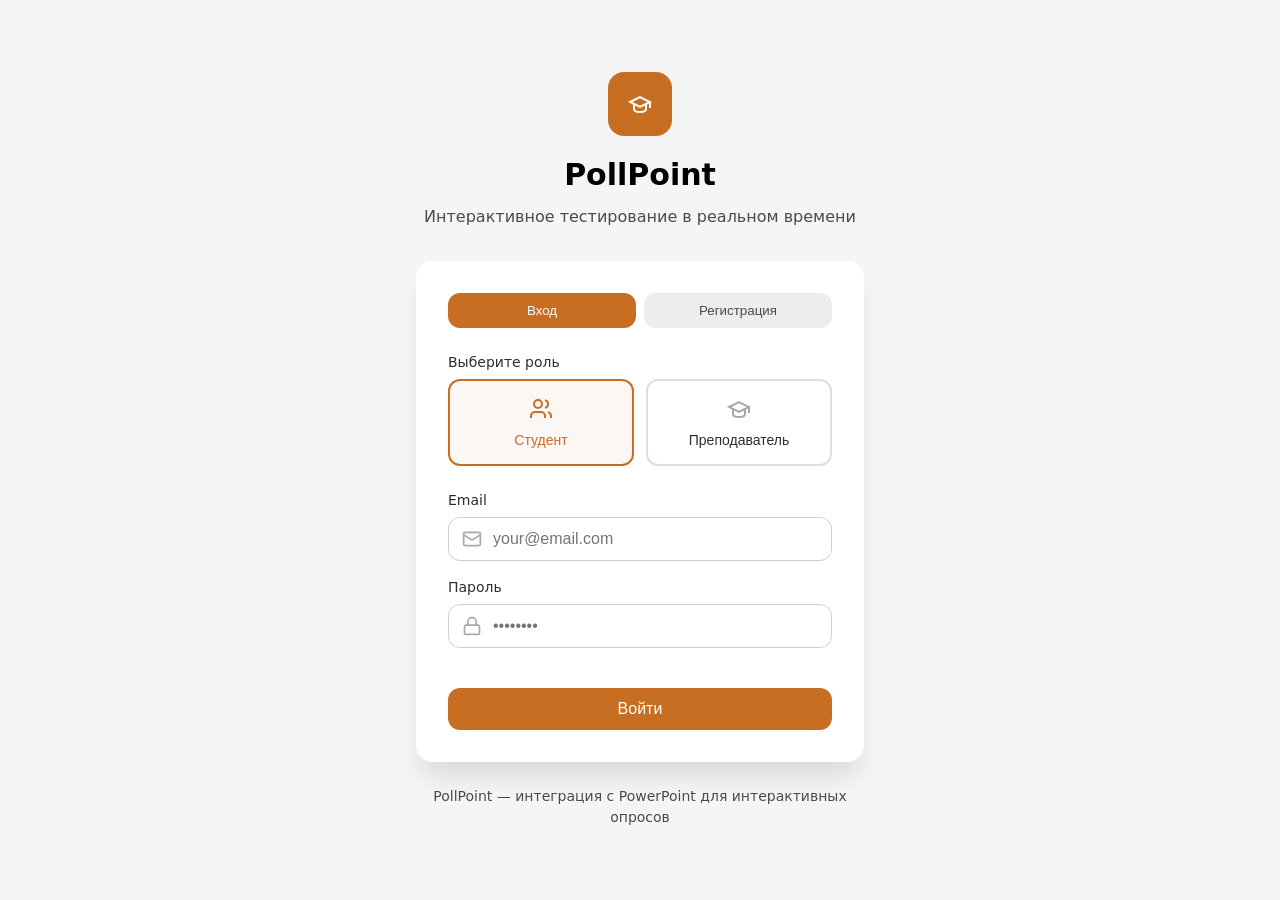
<file: web/index.html>
<!DOCTYPE html>
<html lang="ru">
<head>
  <meta charset="UTF-8">
  <meta name="viewport" content="width=device-width, initial-scale=1.0">
  <title>PollPoint — Вход</title>
  <link rel="stylesheet" href="css/styles.css">
</head>
<body>
  <div class="page-center">
    <div class="container">
      <div class="brand">
        <div class="brand__icon" id="brand-icon"></div>
        <h1 class="brand__title">PollPoint</h1>
        <p class="brand__subtitle">Интерактивное тестирование в реальном времени</p>
      </div>

      <div class="card">
        <div class="tabs">
          <button type="button" class="tab tab--active" data-tab="login">Вход</button>
          <button type="button" class="tab" data-tab="register">Регистрация</button>
        </div>

        <label class="form-label">Выберите роль</label>
        <div class="role-grid mb-6">
          <button type="button" class="role-btn role-btn--active" data-role="student">
            <div class="role-btn__icon" id="role-student-icon"></div>
            <div class="role-btn__label">Студент</div>
          </button>
          <button type="button" class="role-btn" data-role="teacher">
            <div class="role-btn__icon" id="role-teacher-icon"></div>
            <div class="role-btn__label">Преподаватель</div>
          </button>
        </div>

        <form id="auth-form">
          <div class="form-group hidden" id="name-group">
            <label class="form-label" for="name">Имя</label>
            <div class="form-input-wrap">
              <span class="form-icon" id="name-icon"></span>
              <input type="text" id="name" class="form-input" placeholder="Введите ваше имя">
            </div>
          </div>

          <div class="form-group">
            <label class="form-label" for="email">Email</label>
            <div class="form-input-wrap">
              <span class="form-icon" id="email-icon"></span>
              <input type="email" id="email" class="form-input" placeholder="your@email.com" required>
            </div>
          </div>

          <div class="form-group">
            <label class="form-label" for="password">Пароль</label>
            <div class="form-input-wrap">
              <span class="form-icon" id="password-icon"></span>
              <input type="password" id="password" class="form-input" placeholder="••••••••" required>
            </div>
          </div>

          <button type="submit" class="btn btn--primary btn--block" style="margin-top: 1.5rem;" id="submit-btn">
            Войти
          </button>
        </form>
      </div>

      <p class="footer-note">PollPoint — интеграция с PowerPoint для интерактивных опросов</p>
    </div>
  </div>

  <script src="js/icons.js"></script>
  <script src="js/api.js"></script>
  <script src="js/auth.js"></script>
  <script>
    document.getElementById('brand-icon').innerHTML = Icons.graduation;
    document.getElementById('role-student-icon').innerHTML = Icons.users;
    document.getElementById('role-teacher-icon').innerHTML = Icons.graduation;
    document.getElementById('name-icon').innerHTML = Icons.user;
    document.getElementById('email-icon').innerHTML = Icons.mail;
    document.getElementById('password-icon').innerHTML = Icons.lock;

    let isLogin = true;
    let role = 'student';

    const tabs = document.querySelectorAll('.tab');
    const roleBtns = document.querySelectorAll('.role-btn');
    const nameGroup = document.getElementById('name-group');
    const nameInput = document.getElementById('name');
    const submitBtn = document.getElementById('submit-btn');

    tabs.forEach((tab) => {
      tab.addEventListener('click', () => {
        isLogin = tab.dataset.tab === 'login';
        tabs.forEach((t) => t.classList.toggle('tab--active', t === tab));
        nameGroup.classList.toggle('hidden', isLogin);
        nameInput.required = !isLogin;
        submitBtn.textContent = isLogin ? 'Войти' : 'Зарегистрироваться';
      });
    });

    roleBtns.forEach((btn) => {
      btn.addEventListener('click', () => {
        role = btn.dataset.role;
        roleBtns.forEach((b) => b.classList.toggle('role-btn--active', b === btn));
      });
    });

    const returnTo = new URLSearchParams(window.location.search).get('returnTo');

    document.getElementById('auth-form').addEventListener('submit', async (e) => {
      e.preventDefault();
      const email = document.getElementById('email').value;
      const password = document.getElementById('password').value;
      const name = document.getElementById('name').value;

      submitBtn.disabled = true;
      submitBtn.textContent = 'Загрузка...';

      try {
        if (isLogin) {
          await login(email, password, role);
        } else {
          await register(email, password, name, role);
        }
        if (returnTo) {
          window.location.href = returnTo;
        } else if (role === 'teacher') {
          window.location.href = 'teacher.html';
        } else {
          alert('Студент: откройте страницу опроса по QR-коду от преподавателя.');
        }
      } catch (err) {
        console.error(err);
        alert('Ошибка входа/регистрации. Проверьте email, пароль и роль.');
      } finally {
        submitBtn.disabled = false;
        submitBtn.textContent = isLogin ? 'Войти' : 'Зарегистрироваться';
      }
    });

    if (isAuthenticated()) {
      const u = getUser();
      if (u.role === 'teacher') window.location.href = 'teacher.html';
    }
  </script>
</body>
</html>
</file>
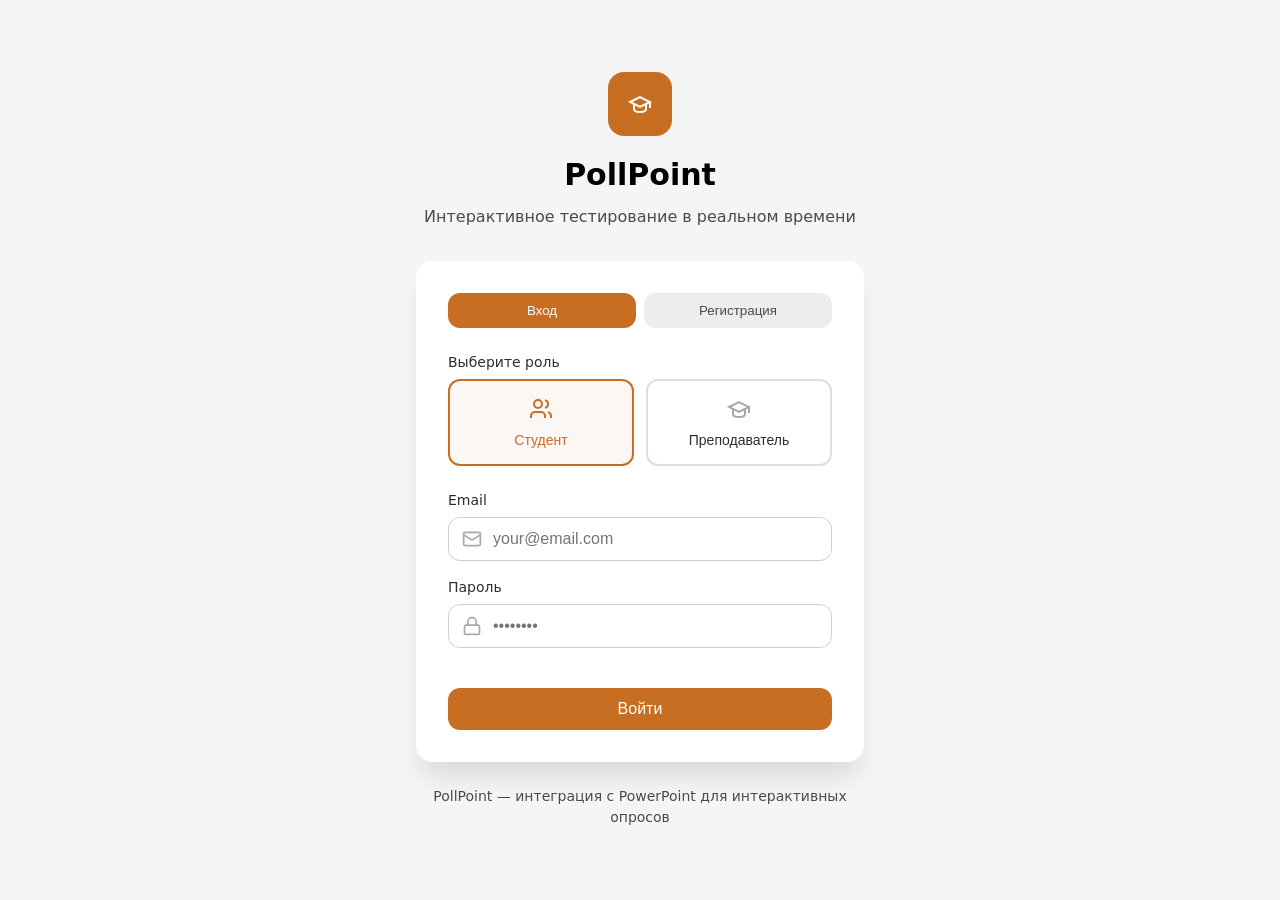
<file: web/create-presentation.html>
<!DOCTYPE html>
<html lang="ru">
<head>
  <meta charset="UTF-8">
  <meta name="viewport" content="width=device-width, initial-scale=1.0">
  <title>Создание презентации — PollPoint</title>
  <link rel="stylesheet" href="css/styles.css">
</head>
<body>
  <header class="site-header">
    <div class="site-header__inner container--wide" style="max-width:56rem;">
      <a href="teacher.html" class="back-link"><span id="back-icon"></span> Назад к презентациям</a>
      <h1 class="main__title">Создание презентации</h1>
    </div>
  </header>

  <main class="main" style="max-width:56rem;">
    <div class="card card--bordered">
      <div style="display:flex;align-items:center;gap:0.75rem;margin-bottom:1.5rem;">
        <div class="presentation-card__icon" id="form-icon"></div>
        <div>
          <h2 style="font-size:1.25rem;font-weight:600;">Новая презентация</h2>
          <p class="main__subtitle">Заполните основную информацию</p>
        </div>
      </div>

      <form id="create-form">
        <div class="form-group">
          <label class="form-label" for="title">Название презентации</label>
          <input type="text" id="title" class="form-input form-input--no-icon" placeholder="Введение в JavaScript" required>
        </div>
        <div class="form-group">
          <label class="form-label" for="description">Описание (опционально)</label>
          <textarea id="description" class="form-textarea" rows="4" placeholder="Краткое описание презентации..."></textarea>
        </div>
        <div class="form-actions">
          <a href="teacher.html" class="btn btn--outline" style="text-align:center;">Отмена</a>
          <button type="submit" class="btn btn--primary">Создать и добавить слайды</button>
        </div>
      </form>
    </div>
  </main>

  <script src="js/icons.js"></script>
  <script src="js/api.js"></script>
  <script src="js/auth.js"></script>
  <script>
    requireAuth('teacher');
    document.getElementById('back-icon').innerHTML = Icons.arrowLeft;
    document.getElementById('form-icon').innerHTML = Icons.presentation;

    document.getElementById('create-form').addEventListener('submit', (e) => {
      e.preventDefault();
      const title = document.getElementById('title').value.trim();
      const description = document.getElementById('description').value.trim();
      apiFetch('/api/presentations', {
        method: 'POST',
        body: { title, description: description || null },
      })
        .then((p) => {
          window.location.href = `create-slide.html?presentationId=${p.id}`;
        })
        .catch((e) => console.error(e));
    });
  </script>
</body>
</html>
</file>
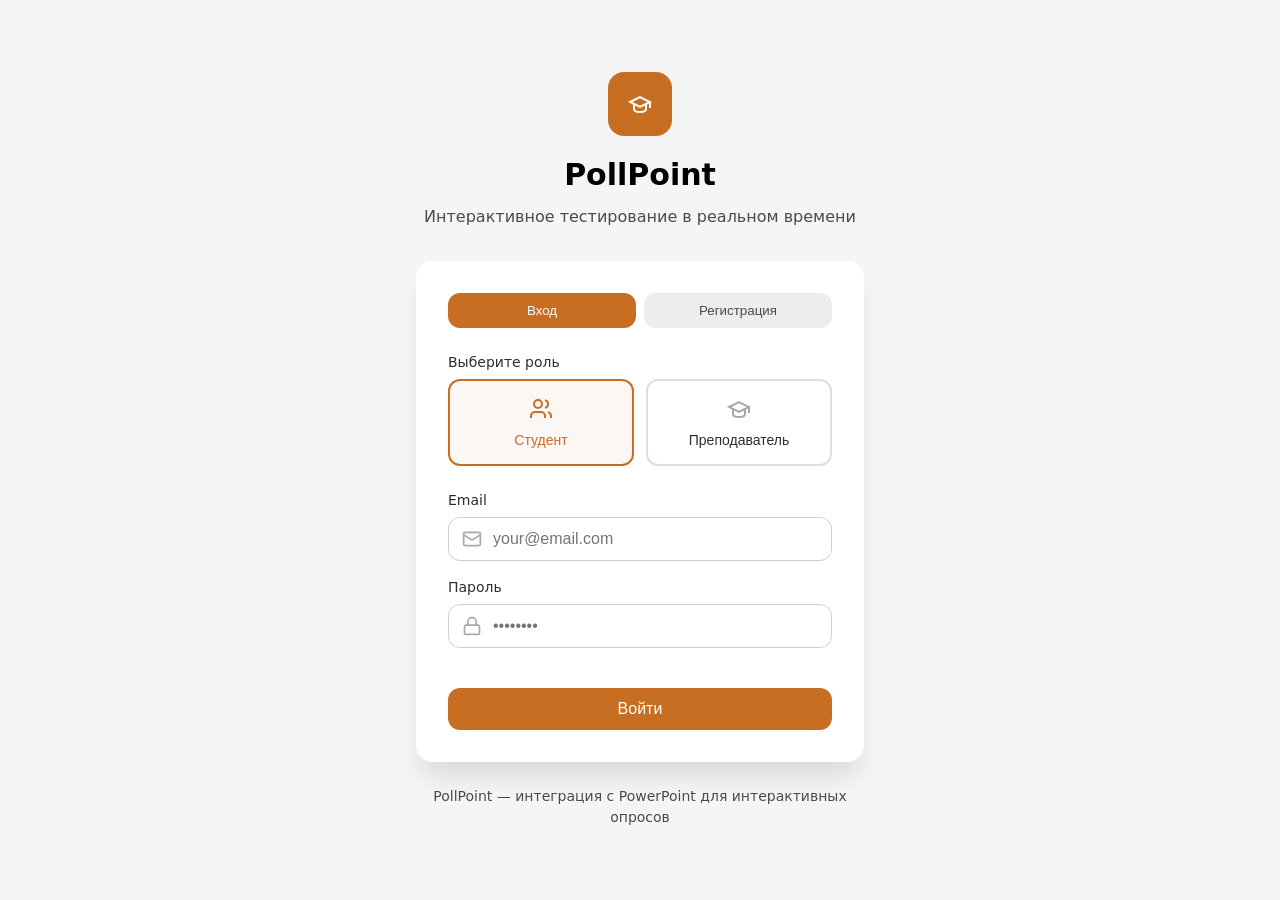
<file: web/create-slide.html>
<!DOCTYPE html>
<html lang="ru">
<head>
  <meta charset="UTF-8">
  <meta name="viewport" content="width=device-width, initial-scale=1.0">
  <title>Создать слайд — PollPoint</title>
  <link rel="stylesheet" href="css/styles.css">
</head>
<body>
  <header class="site-header">
    <div class="site-header__inner" style="max-width:56rem;margin:0 auto;padding:1rem;">
      <a href="teacher.html" class="back-link"><span id="back-icon"></span> Назад к презентациям</a>
      <h1 class="main__title" id="page-title">Создать слайд с вопросом</h1>
    </div>
  </header>

  <main class="main" style="max-width:56rem;">
    <div class="card card--bordered">
      <form id="slide-form">
        <div class="form-group">
          <label class="form-label" for="test-type">Тип теста</label>
          <select id="test-type" class="form-input form-input--no-icon">
            <option value="choice">С вариантами ответов</option>
            <option value="tags">Облако тегов (свободный ввод)</option>
          </select>
        </div>
        <div class="form-group">
          <label class="form-label" for="question">Вопрос</label>
          <textarea id="question" class="form-textarea" rows="3" required
            placeholder="Какой из следующих методов используется для создания массива в JavaScript?"></textarea>
        </div>

        <div class="form-group" id="answers-block">
          <div style="display:flex;justify-content:space-between;align-items:center;margin-bottom:0.75rem;">
            <label class="form-label" style="margin:0;">Варианты ответов (<span id="answers-count">2</span>/5)</label>
            <button type="button" class="link-btn" id="add-answer-btn">
              <span id="plus-small"></span> Добавить вариант
            </button>
          </div>
          <div id="answers-list"></div>
          <p class="form-hint">Минимум 2 варианта, максимум 5 вариантов ответа</p>
        </div>

        <div class="form-group hidden" id="tags-preview-block">
          <label class="form-label">Облако тегов</label>
          <div class="card" style="background:var(--gray-50);padding:1rem;">
            <p style="margin:0 0 0.5rem 0;">Студенты смогут вводить свои слова или фразы через запятую.</p>
            <p class="form-hint" style="margin:0;">Пример ответа: <em>JavaScript, React, TypeScript</em></p>
            <div style="margin-top:0.75rem;display:flex;flex-wrap:wrap;gap:0.5rem;">
              <span style="background:#fff;border:1px solid var(--gray-200);padding:0.35rem 0.6rem;border-radius:9999px;font-size:0.875rem;"><strong>JavaScript</strong></span>
              <span style="background:#fff;border:1px solid var(--gray-200);padding:0.35rem 0.6rem;border-radius:9999px;font-size:0.875rem;"><strong style="color:var(--orange-600);">React</strong></span>
              <span style="background:#fff;border:1px solid var(--gray-200);padding:0.35rem 0.6rem;border-radius:9999px;font-size:0.875rem;"><strong>TypeScript</strong></span>
              <span style="background:#fff;border:1px solid var(--gray-200);padding:0.35rem 0.6rem;border-radius:9999px;font-size:0.875rem;"><strong style="color:var(--orange-600);">Node.js</strong></span>
            </div>
          </div>
        </div>

        <div class="form-actions">
          <a href="teacher.html" class="btn btn--outline">Отмена</a>
          <button type="button" class="btn btn--outline-accent" id="qr-btn">
            <span id="qr-icon"></span> Посмотреть QR-код
          </button>
          <button type="submit" class="btn btn--primary" id="submit-btn">Создать слайд</button>
        </div>
      </form>
    </div>

    <div class="card card--bordered" style="margin-top:1.5rem;">
      <div style="display:flex;justify-content:space-between;align-items:center;gap:1rem;flex-wrap:wrap;">
        <h2 class="section-title" style="margin:0;">Слайды презентации</h2>
        <small class="main__subtitle">Нажмите «Редактировать» или «Удалить»</small>
      </div>
      <div id="slides-list" style="margin-top:1rem;"></div>
    </div>
  </main>

  <script src="js/icons.js"></script>
  <script src="js/api.js"></script>
  <script src="js/auth.js"></script>
  <script src="js/create-slide.js"></script>
  <script>
    document.getElementById('back-icon').innerHTML = Icons.arrowLeft;
    document.getElementById('plus-small').innerHTML = Icons.plus;
    document.getElementById('qr-icon').innerHTML = Icons.qr;
  </script>
</body>
</html>
</file>
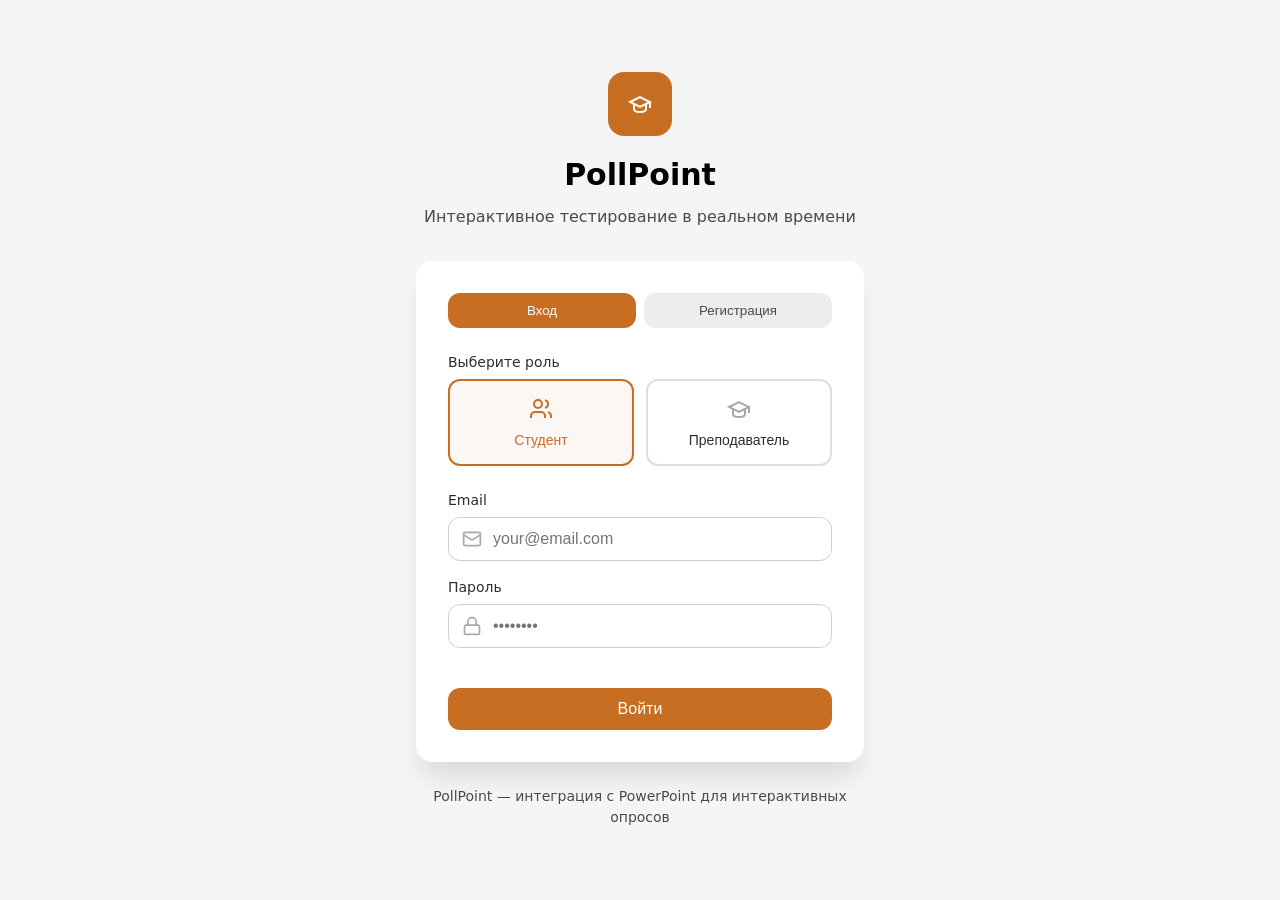
<file: web/poll-tags.html>
<!DOCTYPE html>
<html lang="ru">
<head>
  <meta charset="UTF-8">
  <meta name="viewport" content="width=device-width, initial-scale=1.0">
  <title>Облако тегов — PollPoint</title>
  <link rel="stylesheet" href="css/styles.css">
</head>
<body>
  <div class="page-center">
    <div class="container container--wide">
      <div class="text-center mb-8">
        <div class="poll-badge">Облако тегов</div>
        <h1 class="poll-question" id="question">Загрузка...</h1>
        <p class="main__subtitle">Введите слова или фразы через запятую</p>
      </div>

      <div class="card card--bordered mb-6">
        <textarea id="tags-input" class="form-textarea" rows="4"
          placeholder="JavaScript, React, TypeScript, Node.js"></textarea>
        <p class="form-hint" style="margin-top:0.5rem;">Пример: Python, машинное обучение, веб-разработка</p>
      </div>

      <button type="button" class="btn btn--primary btn--block" id="submit-tags"
        style="padding:1rem;font-size:1.125rem;">
        Отправить ответ
      </button>
    </div>
  </div>

  <script src="js/api.js"></script>
  <script src="js/auth.js"></script>
  <script>
    const params = new URLSearchParams(window.location.search);
    const sessionId = params.get('session');

    // AUTH FIRST: Must be logged in as student to see poll
    function requireStudentAuth() {
      const user = getUser();
      if (!isAuthenticated() || !user) {
        const returnTo = encodeURIComponent(window.location.href);
        window.location.href = `index.html?returnTo=${returnTo}`;
        return null;
      }
      if (user.role !== 'student') {
        alert('Только студенты могут участвовать в опросах. Войдите как студент.');
        window.location.href = 'index.html';
        return null;
      }
      return user;
    }

    async function loadPoll() {
      // First check: must be authenticated as student
      const user = requireStudentAuth();
      if (!user) return; // Redirected to login

      if (!sessionId) {
        document.getElementById('question').textContent = 'Нет session ID';
        return;
      }

      try {
        const poll = await apiFetch(`/api/sessions/${encodeURIComponent(sessionId)}/poll`, { auth: false });
        if (poll.test_type !== 'tags') {
          window.location.href = `poll.html?session=${encodeURIComponent(sessionId)}`;
          return;
        }
        document.getElementById('question').textContent = poll.question;
      } catch (e) {
        console.error(e);
        document.getElementById('question').textContent = 'Ошибка загрузки опроса';
      }
    }

    document.getElementById('submit-tags').addEventListener('click', async () => {
      const val = document.getElementById('tags-input').value.trim();
      if (!val || !sessionId) return;

      // Re-verify auth before submitting
      const user = requireStudentAuth();
      if (!user) return;

      try {
        const tags = val.split(',').map((s) => s.trim()).filter(Boolean);
        await apiFetch('/api/responses', { method: 'POST', body: { session_id: sessionId, tags } });
        window.location.href = 'vote-submitted.html';
      } catch (e) {
        console.error(e);
        alert('Не удалось отправить ответ. Попробуйте снова.');
      }
    });

    loadPoll().catch((e) => {
      console.error(e);
      document.getElementById('question').textContent = 'Ошибка загрузки опроса';
    });
  </script>
</body>
</html>
</file>
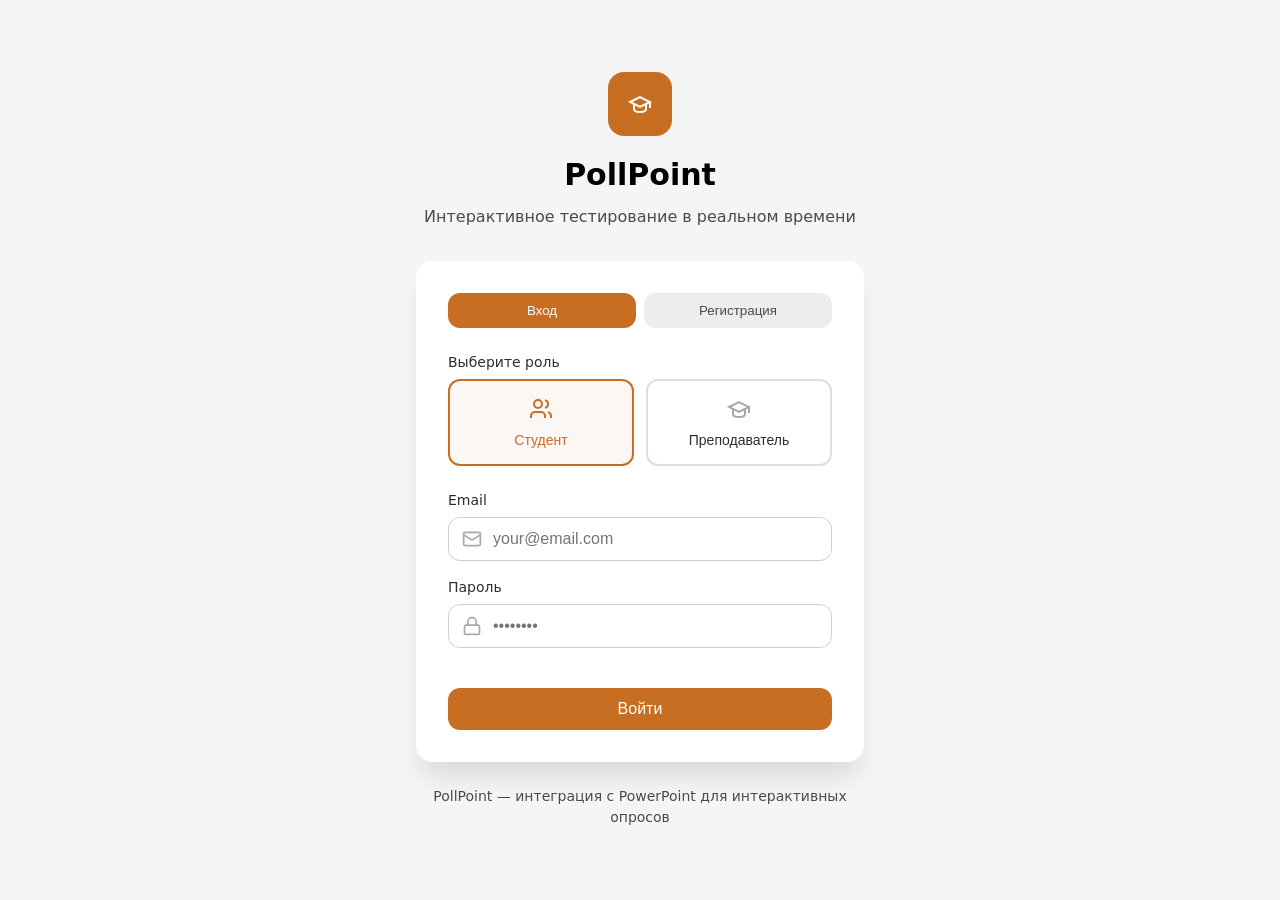
<file: web/poll.html>
<!DOCTYPE html>
<html lang="ru">
<head>
  <meta charset="UTF-8">
  <meta name="viewport" content="width=device-width, initial-scale=1.0">
  <title>Опрос — PollPoint</title>
  <link rel="stylesheet" href="css/styles.css">
</head>
<body>
  <div class="page-center">
    <div class="container container--wide">
      <div class="text-center mb-8">
        <div class="poll-badge">Интерактивный опрос</div>
        <h1 class="poll-question" id="question"></h1>
        <p class="main__subtitle">Выберите один вариант ответа</p>
      </div>

      <div class="answer-list" id="answer-list"></div>

      <button type="button" class="btn btn--primary btn--block" id="submit-answer" disabled
        style="padding:1rem;font-size:1.125rem;border-radius:0.75rem;">
        Отправить ответ
      </button>
      <p class="footer-note">Ваш ответ будет отправлен немедленно</p>
    </div>
  </div>

  <script src="js/icons.js"></script>
  <script src="js/api.js"></script>
  <script src="js/auth.js"></script>
  <script src="js/poll.js"></script>
</body>
</html>
</file>
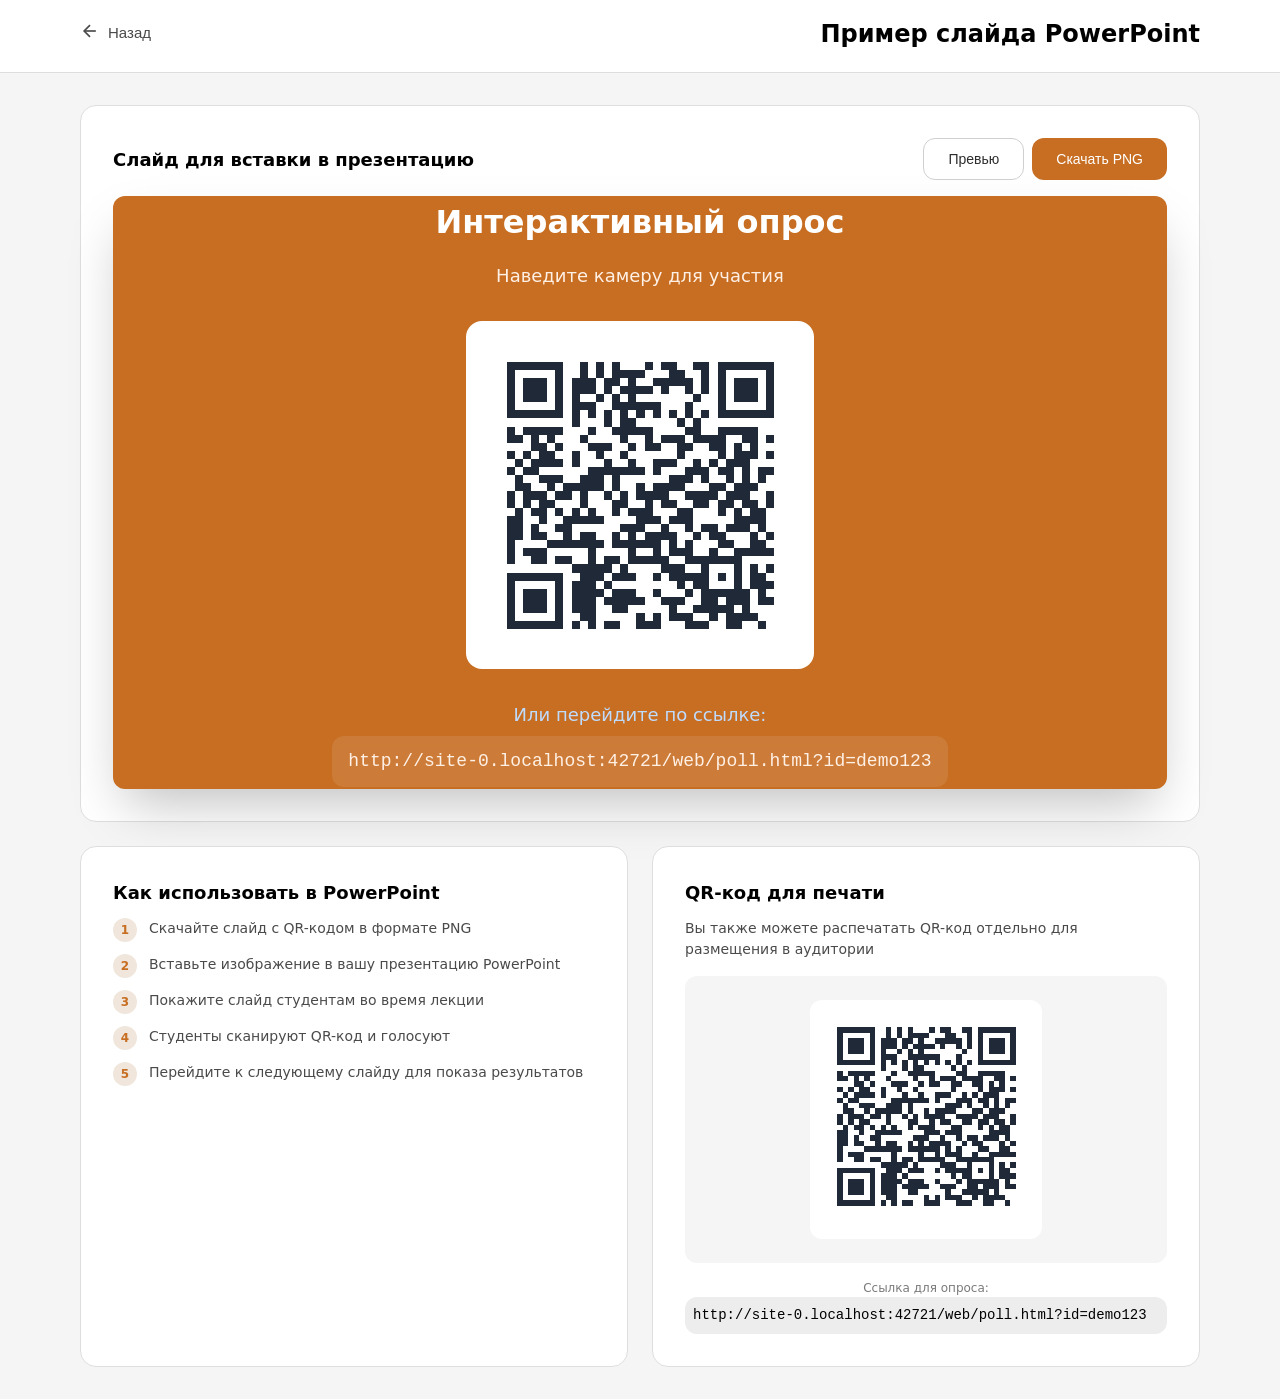
<file: web/powerpoint-example.html>
<!DOCTYPE html>
<html lang="ru">
<head>
  <meta charset="UTF-8">
  <meta name="viewport" content="width=device-width, initial-scale=1.0">
  <title>Пример слайда PowerPoint — PollPoint</title>
  <link rel="stylesheet" href="css/styles.css">
</head>
<body>
  <header class="site-header">
    <div class="site-header__inner" style="max-width:72rem;margin:0 auto;padding:1rem;">
      <button type="button" class="back-link" id="back-btn" style="background:none;border:none;cursor:pointer;">
        <span id="back-icon"></span> Назад
      </button>
      <h1 class="main__title">Пример слайда PowerPoint</h1>
    </div>
  </header>

  <main class="main">
    <div class="card card--bordered mb-6">
      <div style="display:flex;justify-content:space-between;align-items:center;margin-bottom:1rem;flex-wrap:wrap;gap:0.5rem;">
        <h2 class="section-title" style="margin:0;">Слайд для вставки в презентацию</h2>
        <div style="display:flex;gap:0.5rem;">
          <button type="button" class="btn btn--outline" style="font-size:0.875rem;">Превью</button>
          <button type="button" class="btn btn--primary" style="font-size:0.875rem;" id="download-btn">Скачать PNG</button>
        </div>
      </div>

      <div class="slide-preview">
        <div>
          <h3>Интерактивный опрос</h3>
          <p>Наведите камеру для участия</p>
        </div>
        <div class="qr-box">
          <canvas id="qr-main"></canvas>
        </div>
        <div>
          <p style="color:#bfdbfe;margin-bottom:0.5rem;">Или перейдите по ссылке:</p>
          <p class="slide-url" id="poll-url"></p>
        </div>
      </div>
    </div>

    <div class="grid-2">
      <div class="card card--bordered">
        <h3 class="section-title">Как использовать в PowerPoint</h3>
        <ol class="steps">
          <li><span class="step-num">1</span><span>Скачайте слайд с QR-кодом в формате PNG</span></li>
          <li><span class="step-num">2</span><span>Вставьте изображение в вашу презентацию PowerPoint</span></li>
          <li><span class="step-num">3</span><span>Покажите слайд студентам во время лекции</span></li>
          <li><span class="step-num">4</span><span>Студенты сканируют QR-код и голосуют</span></li>
          <li><span class="step-num">5</span><span>Перейдите к следующему слайду для показа результатов</span></li>
        </ol>
      </div>
      <div class="card card--bordered">
        <h3 class="section-title">QR-код для печати</h3>
        <p style="font-size:0.875rem;color:var(--gray-600);margin-bottom:1rem;">
          Вы также можете распечатать QR-код отдельно для размещения в аудитории
        </p>
        <div style="display:flex;justify-content:center;padding:1.5rem;background:var(--gray-50);border-radius:var(--radius);">
          <div style="background:#fff;padding:1rem;border-radius:var(--radius);">
            <canvas id="qr-print"></canvas>
          </div>
        </div>
        <p style="text-align:center;font-size:0.75rem;color:var(--gray-500);margin-top:1rem;">Ссылка для опроса:</p>
        <p style="font-size:0.875rem;font-family:monospace;background:var(--gray-100);padding:0.5rem;border-radius:var(--radius);word-break:break-all;" id="poll-url-small"></p>
      </div>
    </div>
  </main>

  <script src="js/qrcode.min.js"></script>
  <script src="js/icons.js"></script>
  <script src="js/api.js"></script>
  <script src="js/auth.js"></script>
  <script src="js/powerpoint.js"></script>
  <script>
    document.getElementById('back-icon').innerHTML = Icons.arrowLeft;
    document.getElementById('back-btn').addEventListener('click', () => history.back());
  </script>
</body>
</html>
</file>
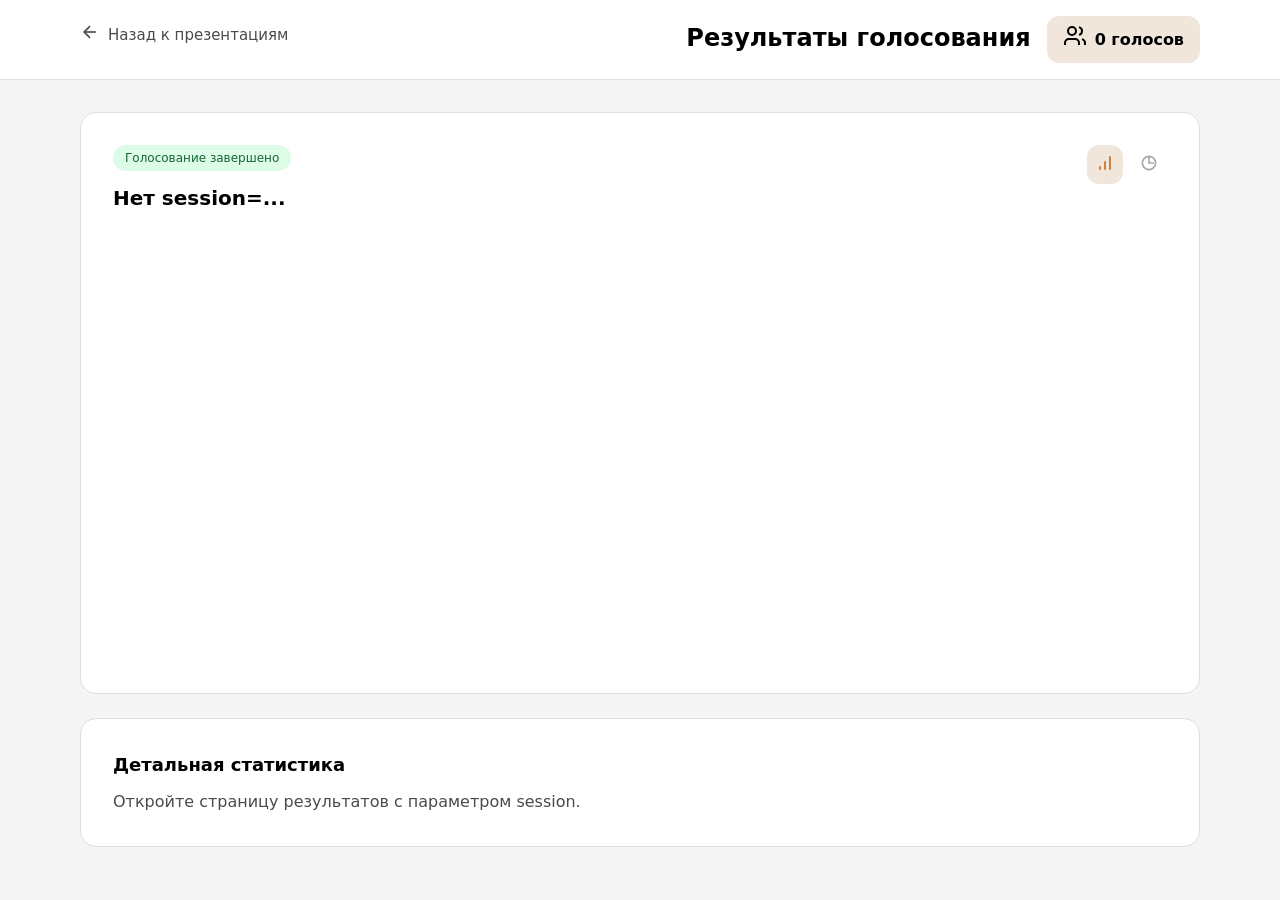
<file: web/results.html>
<!DOCTYPE html>
<html lang="ru">
<head>
  <meta charset="UTF-8">
  <meta name="viewport" content="width=device-width, initial-scale=1.0">
  <title>Результаты — PollPoint</title>
  <link rel="stylesheet" href="css/styles.css">
</head>
<body>
  <header class="site-header">
    <div class="site-header__inner" style="max-width:72rem;margin:0 auto;padding:1rem;">
      <a href="teacher.html" class="back-link"><span id="back-icon"></span> Назад к презентациям</a>
      <div style="display:flex;justify-content:space-between;align-items:center;flex-wrap:wrap;gap:1rem;">
        <h1 class="main__title">Результаты голосования</h1>
        <div class="votes-badge">
          <span id="users-icon"></span>
          <span id="total-votes">0 голосов</span>
        </div>
      </div>
    </div>
  </header>

  <main class="main">
    <div class="card card--bordered mb-6">
      <div style="display:flex;justify-content:space-between;align-items:flex-start;flex-wrap:wrap;gap:1rem;margin-bottom:1.5rem;">
        <div>
          <span class="badge">Голосование завершено</span>
          <h2 style="font-size:1.25rem;font-weight:600;" id="question-text"></h2>
        </div>
        <div class="chart-toggle">
          <button type="button" id="chart-bar" class="active" title="Столбчатая"></button>
          <button type="button" id="chart-pie" title="Круговая">
            <svg width="20" height="20" fill="none" stroke="currentColor" viewBox="0 0 24 24"><circle cx="12" cy="12" r="8" stroke-width="2"/><path d="M12 4v8h6" stroke-width="2"/></svg>
          </button>
        </div>
      </div>
      <div class="chart-wrap">
        <canvas id="results-chart"></canvas>
      </div>
    </div>

    <div class="card card--bordered">
      <h3 class="section-title">Детальная статистика</h3>
      <div id="stats-list"></div>
    </div>
  </main>

  <script src="js/chart.umd.min.js"></script>
  <script src="js/icons.js"></script>
  <script src="js/api.js"></script>
  <script src="js/auth.js"></script>
  <script src="js/results.js"></script>
  <script>
    document.getElementById('back-icon').innerHTML = Icons.arrowLeft;
    document.getElementById('users-icon').innerHTML = Icons.users;
    document.getElementById('chart-bar').innerHTML = Icons.barChart;
  </script>
</body>
</html>
</file>
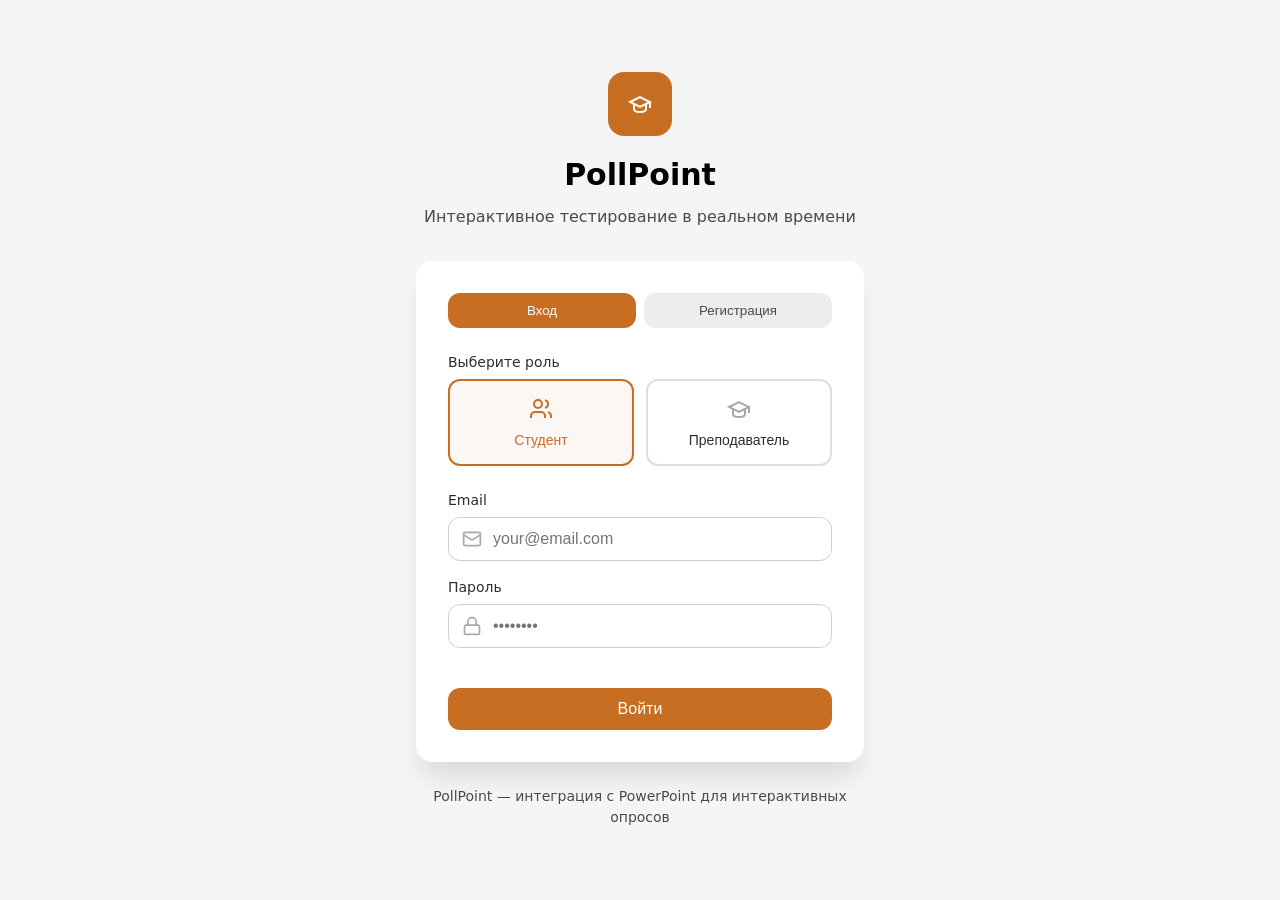
<file: web/teacher.html>
<!DOCTYPE html>
<html lang="ru">
<head>
  <meta charset="UTF-8">
  <meta name="viewport" content="width=device-width, initial-scale=1.0">
  <title>PollPoint — Кабинет преподавателя</title>
  <link rel="stylesheet" href="css/styles.css">
</head>
<body>
  <header class="site-header">
    <div class="site-header__inner">
      <div class="site-header__brand">
        <div class="site-header__logo" id="header-logo"></div>
        <div>
          <h1 class="site-header__title">PollPoint</h1>
          <p class="site-header__subtitle">Личный кабинет преподавателя</p>
        </div>
      </div>
      <div style="display:flex;align-items:center;gap:1rem;">
        <div class="site-header__user">
          <p class="site-header__name" data-user-name></p>
          <p class="site-header__email" data-user-email></p>
        </div>
        <button type="button" class="btn-icon" id="logout-btn" title="Выйти"></button>
      </div>
    </div>
  </header>

  <main class="main">
    <div class="main__head">
      <div>
        <h2 class="main__title">Мои презентации</h2>
        <p class="main__subtitle">Создавайте опросы и отслеживайте результаты</p>
      </div>
      <a href="create-presentation.html" class="btn btn--primary">
        <span id="plus-icon"></span>
        Создать презентацию
      </a>
    </div>

    <div class="grid grid--3" id="presentations-grid"></div>
  </main>

  <script src="js/icons.js"></script>
  <script src="js/api.js"></script>
  <script src="js/auth.js"></script>
  <script>
    requireAuth('teacher');
    fillUserHeader();
    document.getElementById('header-logo').innerHTML = Icons.presentation;
    document.getElementById('plus-icon').innerHTML = Icons.plus;
    document.getElementById('logout-btn').innerHTML = Icons.logout;
    document.getElementById('logout-btn').addEventListener('click', logout);

    async function loadPresentations() {
      const grid = document.getElementById('presentations-grid');
      grid.innerHTML = '';
      const items = await apiFetch('/api/presentations');

      if (!items.length) {
        grid.innerHTML = `
          <div class="card card--dashed" style="grid-column:1/-1;">
            <div style="font-size:2rem;margin-bottom:0.5rem;">${Icons.presentation}</div>
            <h3 style="font-size:1.125rem;font-weight:600;margin-bottom:0.5rem;">Пока нет презентаций</h3>
            <p class="main__subtitle" style="margin-bottom:1rem;">Создайте первую презентацию с интерактивными вопросами</p>
            <a href="create-presentation.html" class="btn btn--primary">Создать презентацию</a>
          </div>
        `;
        return;
      }

      grid.innerHTML = items.map((p) => `
        <article class="presentation-card" data-id="${p.id}">
          <div class="presentation-card__top">
            <div class="presentation-card__icon">${Icons.presentation}</div>
            <button type="button" class="btn-icon delete-btn" title="Удалить" data-id="${p.id}" style="color:var(--red-600);">${Icons.trash}</button>
          </div>
          <h3 class="presentation-card__title">${p.title}</h3>
          <div class="meta-row">${Icons.calendar}<span>${p.created_at ? new Date(p.created_at).toLocaleDateString('ru-RU') : ''}</span></div>
        </article>
      `).join('');

      grid.querySelectorAll('.presentation-card').forEach((card) => {
        card.addEventListener('click', () => {
          window.location.href = `create-slide.html?presentationId=${card.dataset.id}`;
        });
      });

      grid.querySelectorAll('.delete-btn').forEach((btn) => {
        btn.addEventListener('click', async (e) => {
          e.stopPropagation();
          const id = btn.dataset.id;
          if (!confirm('Удалить презентацию?')) return;
          await apiFetch(`/api/presentations/${id}`, { method: 'DELETE' });
          loadPresentations().catch(console.error);
        });
      });
    }

    loadPresentations().catch((e) => {
      console.error(e);
      alert('Не удалось загрузить презентации. Запущен ли сервер на localhost:5000?');
    });
  </script>
</body>
</html>
</file>
<file: web/css/styles.css>
/* PollPoint — статическая версия */
*, *::before, *::after { box-sizing: border-box; margin: 0; padding: 0; }

:root {
  --accent-50: #faf7f4;
  --accent-100: #f0e6dc;
  --accent-600: #C76E22;
  --accent-700: #A85A1A;
  --gray-50: #F5F5F5;
  --gray-100: #ededed;
  --gray-200: #dedede;
  --gray-300: #cfcfcf;
  --gray-400: #a8a8a8;
  --gray-500: #7a7a7a;
  --gray-600: #4a4a4a;
  --gray-700: #2D2D2D;
  --gray-900: #000000;
  --green-50: #f0fdf4;
  --green-100: #dcfce7;
  --green-600: #16a34a;
  --green-800: #166534;
  --red-600: #dc2626;
  --radius: 0.75rem;
  --shadow: 0 20px 25px -5px rgb(0 0 0 / 0.1);
}

body {
  font-family: system-ui, -apple-system, "Segoe UI", Roboto, sans-serif;
  font-size: 16px;
  line-height: 1.5;
  color: var(--gray-900);
  background: var(--gray-50);
}

a { color: inherit; text-decoration: none; }

/* Layout */
.page-center {
  min-height: 100vh;
  display: flex;
  align-items: center;
  justify-content: center;
  padding: 1rem;
  background: var(--gray-50);
}

.page-center--success {
  background: var(--green-50);
}

.container { width: 100%; max-width: 28rem; }
.container--wide { max-width: 42rem; }
.container--xl { max-width: 72rem; margin: 0 auto; padding: 0 1rem; }

/* Header */
.site-header {
  background: #fff;
  border-bottom: 1px solid var(--gray-200);
}

.site-header__inner {
  max-width: 72rem;
  margin: 0 auto;
  padding: 1rem;
  display: flex;
  align-items: center;
  justify-content: space-between;
  gap: 1rem;
}

.site-header__brand {
  display: flex;
  align-items: center;
  gap: 0.75rem;
}

.site-header__logo {
  width: 2.5rem;
  height: 2.5rem;
  background: var(--accent-600);
  border-radius: var(--radius);
  display: flex;
  align-items: center;
  justify-content: center;
  color: #fff;
}

.site-header__title { font-size: 1.25rem; font-weight: 700; }
.site-header__subtitle { font-size: 0.875rem; color: var(--gray-600); }

.site-header__user { text-align: right; }
.site-header__name { font-size: 0.875rem; font-weight: 500; }
.site-header__email { font-size: 0.75rem; color: var(--gray-500); }

/* Cards */
.card {
  background: #fff;
  border-radius: 1rem;
  box-shadow: var(--shadow);
  padding: 2rem;
}

.card--bordered {
  box-shadow: none;
  border: 1px solid var(--gray-200);
}

.card--dashed {
  border: 2px dashed var(--gray-300);
  text-align: center;
  padding: 3rem;
}

/* Brand block */
.brand { text-align: center; margin-bottom: 2rem; }

.brand__icon {
  display: inline-flex;
  align-items: center;
  justify-content: center;
  width: 4rem;
  height: 4rem;
  background: var(--accent-600);
  border-radius: 1rem;
  color: #fff;
  margin-bottom: 1rem;
}

.brand__title { font-size: 1.875rem; font-weight: 700; margin-bottom: 0.5rem; }
.brand__subtitle { color: var(--gray-600); }

/* Tabs */
.tabs { display: flex; gap: 0.5rem; margin-bottom: 1.5rem; }

.tab {
  flex: 1;
  padding: 0.625rem;
  border: none;
  border-radius: var(--radius);
  font-weight: 500;
  cursor: pointer;
  background: var(--gray-100);
  color: var(--gray-600);
  transition: background 0.2s, color 0.2s;
}

.tab:hover { background: var(--gray-200); }
.tab--active { background: var(--accent-600); color: #fff; }

/* Role selector */
.role-grid {
  display: grid;
  grid-template-columns: 1fr 1fr;
  gap: 0.75rem;
  margin-bottom: 1.5rem;
}

.role-btn {
  padding: 1rem;
  border: 2px solid var(--gray-200);
  border-radius: var(--radius);
  background: #fff;
  cursor: pointer;
  text-align: center;
  transition: border-color 0.2s, background 0.2s;
}

.role-btn:hover { border-color: var(--gray-300); }
.role-btn--active {
  border-color: var(--accent-600);
  background: var(--accent-50);
}

.role-btn__icon { margin: 0 auto 0.5rem; color: var(--gray-400); }
.role-btn--active .role-btn__icon { color: var(--accent-600); }
.role-btn__label { font-size: 0.875rem; font-weight: 500; color: var(--gray-700); }
.role-btn--active .role-btn__label { color: var(--accent-600); }

/* Form */
.form-group { margin-bottom: 1rem; }

.form-label {
  display: block;
  font-size: 0.875rem;
  font-weight: 500;
  color: var(--gray-700);
  margin-bottom: 0.375rem;
}

.form-input-wrap { position: relative; }

.form-input {
  width: 100%;
  padding: 0.75rem 1rem 0.75rem 2.75rem;
  border: 1px solid var(--gray-300);
  border-radius: var(--radius);
  font-size: 1rem;
  outline: none;
  transition: box-shadow 0.2s, border-color 0.2s;
}

.form-input:focus {
  border-color: transparent;
  box-shadow: 0 0 0 2px var(--accent-600);
}

.form-input--no-icon { padding-left: 1rem; }

.form-textarea {
  width: 100%;
  padding: 0.75rem 1rem;
  border: 1px solid var(--gray-300);
  border-radius: var(--radius);
  font-size: 1rem;
  font-family: inherit;
  resize: vertical;
  outline: none;
}

.form-textarea:focus {
  box-shadow: 0 0 0 2px var(--accent-600);
  border-color: transparent;
}

.form-icon {
  position: absolute;
  left: 0.875rem;
  top: 50%;
  transform: translateY(-50%);
  width: 1.25rem;
  height: 1.25rem;
  color: var(--gray-400);
  pointer-events: none;
}

.hidden { display: none !important; }

/* Buttons */
.btn {
  display: inline-flex;
  align-items: center;
  justify-content: center;
  gap: 0.5rem;
  padding: 0.75rem 1.5rem;
  border: none;
  border-radius: var(--radius);
  font-size: 1rem;
  font-weight: 500;
  cursor: pointer;
  transition: background 0.2s, opacity 0.2s;
}

.btn--block { width: 100%; }
.btn--primary { background: var(--accent-600); color: #fff; }
.btn--primary:hover { background: var(--accent-700); }
.btn--outline { background: #fff; border: 1px solid var(--gray-300); color: var(--gray-700); }
.btn--outline:hover { background: var(--gray-50); }
.btn--outline-accent { background: #fff; border: 1px solid var(--accent-600); color: var(--accent-600); }
.btn--outline-accent:hover { background: var(--accent-50); }
.btn:disabled { opacity: 0.5; cursor: not-allowed; }

.btn-icon {
  padding: 0.5rem;
  border: none;
  background: transparent;
  border-radius: var(--radius);
  cursor: pointer;
  color: var(--gray-600);
}

.btn-icon:hover { background: var(--gray-100); color: var(--gray-900); }

/* Main content */
.main { max-width: 72rem; margin: 0 auto; padding: 2rem 1rem; }

.main__head {
  display: flex;
  flex-wrap: wrap;
  align-items: center;
  justify-content: space-between;
  gap: 1rem;
  margin-bottom: 2rem;
}

.main__title { font-size: 1.5rem; font-weight: 700; margin-bottom: 0.25rem; }
.main__subtitle { color: var(--gray-600); }

.back-link {
  display: inline-flex;
  align-items: center;
  gap: 0.5rem;
  color: var(--gray-600);
  margin-bottom: 0.5rem;
  font-size: 0.9375rem;
}

.back-link:hover { color: var(--gray-900); }

/* Presentation grid */
.grid { display: grid; gap: 1rem; }
@media (min-width: 768px) { .grid--3 { grid-template-columns: repeat(2, 1fr); } }
@media (min-width: 1024px) { .grid--3 { grid-template-columns: repeat(3, 1fr); } }

.presentation-card {
  background: #fff;
  border: 1px solid var(--gray-200);
  border-radius: var(--radius);
  padding: 1.5rem;
  cursor: pointer;
  transition: border-color 0.2s, box-shadow 0.2s;
}

.presentation-card:hover {
  border-color: var(--accent-600);
  box-shadow: 0 4px 6px -1px rgb(0 0 0 / 0.1);
}

.presentation-card__top {
  display: flex;
  justify-content: space-between;
  margin-bottom: 1rem;
}

.presentation-card__icon {
  width: 3rem;
  height: 3rem;
  background: var(--accent-100);
  border-radius: var(--radius);
  display: flex;
  align-items: center;
  justify-content: center;
  color: var(--accent-600);
}

.presentation-card__title {
  font-weight: 600;
  margin-bottom: 0.75rem;
  transition: color 0.2s;
}

.presentation-card:hover .presentation-card__title { color: var(--accent-600); }

.meta-row {
  display: flex;
  align-items: center;
  gap: 0.5rem;
  font-size: 0.875rem;
  color: var(--gray-600);
  margin-top: 0.5rem;
}

.meta-row svg { width: 1rem; height: 1rem; flex-shrink: 0; }

/* Answer options (poll) */
.answer-list { display: flex; flex-direction: column; gap: 0.75rem; margin-bottom: 2rem; }

.answer-btn {
  width: 100%;
  padding: 1.25rem 1.5rem;
  border: 2px solid var(--gray-200);
  border-radius: var(--radius);
  background: #fff;
  text-align: left;
  cursor: pointer;
  transition: border-color 0.2s, box-shadow 0.2s, background 0.2s;
}

.answer-btn:hover {
  border-color: var(--accent-600);
  box-shadow: 0 1px 3px rgb(0 0 0 / 0.1);
}

.answer-btn--selected {
  border-color: var(--accent-600);
  background: var(--accent-50);
  box-shadow: 0 4px 6px -1px rgb(0 0 0 / 0.1);
}

.answer-btn__inner { display: flex; align-items: center; gap: 1rem; }

.answer-btn__letter {
  width: 3rem;
  height: 3rem;
  border-radius: var(--radius);
  background: var(--gray-100);
  color: var(--gray-700);
  font-weight: 700;
  font-size: 1.125rem;
  display: flex;
  align-items: center;
  justify-content: center;
  flex-shrink: 0;
}

.answer-btn--selected .answer-btn__letter {
  background: var(--accent-600);
  color: #fff;
}

.answer-btn__text { font-size: 1.0625rem; font-weight: 500; flex: 1; }
.answer-btn--selected .answer-btn__text { color: var(--gray-900); }

/* Slide builder */
.answer-row { display: flex; gap: 0.75rem; margin-bottom: 0.75rem; align-items: center; }

.answer-row__letter {
  width: 2.5rem;
  height: 2.5rem;
  background: var(--gray-100);
  border-radius: var(--radius);
  display: flex;
  align-items: center;
  justify-content: center;
  font-weight: 500;
  flex-shrink: 0;
}

.answer-row__input { flex: 1; padding: 0.625rem 1rem; border: 1px solid var(--gray-300); border-radius: var(--radius); }
.answer-row__input:focus { outline: none; box-shadow: 0 0 0 2px var(--accent-600); }

.form-actions {
  display: flex;
  flex-wrap: wrap;
  gap: 0.75rem;
  padding-top: 1.5rem;
  margin-top: 1.5rem;
  border-top: 1px solid var(--gray-200);
}

.form-actions .btn { flex: 1; min-width: 8rem; }

.form-hint { font-size: 0.75rem; color: var(--gray-500); margin-top: 0.5rem; }

.link-btn {
  background: none;
  border: none;
  color: var(--accent-600);
  font-size: 0.875rem;
  cursor: pointer;
  display: inline-flex;
  align-items: center;
  gap: 0.375rem;
}

.link-btn:hover { color: var(--accent-700); }
.link-btn:disabled { color: var(--gray-400); cursor: not-allowed; }

/* Results */
.badge {
  display: inline-block;
  font-size: 0.75rem;
  font-weight: 500;
  padding: 0.25rem 0.75rem;
  border-radius: 9999px;
  background: var(--green-100);
  color: var(--green-800);
  margin-bottom: 0.75rem;
}

.votes-badge {
  display: flex;
  align-items: center;
  gap: 0.5rem;
  background: var(--accent-100);
  color: var(--gray-900);
  padding: 0.5rem 1rem;
  border-radius: var(--radius);
  font-weight: 600;
}

.chart-toggle { display: flex; gap: 0.5rem; }

.chart-toggle button {
  padding: 0.5rem;
  border: none;
  border-radius: var(--radius);
  background: transparent;
  cursor: pointer;
  color: var(--gray-400);
}

.chart-toggle button.active {
  background: var(--accent-100);
  color: var(--accent-600);
}

.chart-wrap { height: 400px; margin: 1.5rem 0; }

.stat-row { margin-bottom: 1rem; }
.stat-row__head {
  display: flex;
  justify-content: space-between;
  margin-bottom: 0.5rem;
  font-size: 0.875rem;
}

.stat-bar {
  height: 0.75rem;
  background: var(--gray-100);
  border-radius: 9999px;
  overflow: hidden;
}

.stat-bar__fill {
  height: 100%;
  border-radius: 9999px;
  transition: width 0.5s;
}

/* PowerPoint preview */
.slide-preview {
  aspect-ratio: 16 / 9;
  background: var(--accent-600);
  border-radius: var(--radius);
  overflow: hidden;
  box-shadow: 0 25px 50px -12px rgb(0 0 0 / 0.25);
  display: flex;
  flex-direction: column;
  align-items: center;
  justify-content: center;
  padding: 3rem;
  color: #fff;
  text-align: center;
}

.slide-preview h3 { font-size: 2rem; font-weight: 700; margin-bottom: 1rem; word-break: break-word; }
.slide-preview p { font-size: 1.125rem; color: #fff0e6; word-break: break-word; }

.qr-box {
  background: #fff;
  border-radius: 1rem;
  padding: 1.5rem;
  margin: 2rem 0;
}

.qr-box canvas { display: block; margin: 0 auto; }

.slide-url {
  font-family: ui-monospace, monospace;
  font-size: 1rem;
  background: rgba(255,255,255,0.1);
  padding: 0.75rem 1rem;
  border-radius: var(--radius);
  backdrop-filter: blur(4px);
  word-break: break-all;
  overflow-wrap: break-word;
  max-width: 100%;
  display: inline-block;
}

.grid-2 { display: grid; gap: 1.5rem; }
@media (min-width: 768px) { .grid-2 { grid-template-columns: 1fr 1fr; } }

.steps { list-style: none; }
.steps li {
  display: flex;
  gap: 0.75rem;
  margin-bottom: 0.75rem;
  font-size: 0.875rem;
  color: var(--gray-600);
}

.step-num {
  width: 1.5rem;
  height: 1.5rem;
  background: var(--accent-100);
  color: var(--accent-600);
  border-radius: 50%;
  display: flex;
  align-items: center;
  justify-content: center;
  font-size: 0.75rem;
  font-weight: 600;
  flex-shrink: 0;
}

/* Vote submitted */
.success-icon {
  width: 6rem;
  height: 6rem;
  background: var(--green-100);
  border-radius: 50%;
  display: inline-flex;
  align-items: center;
  justify-content: center;
  color: var(--green-600);
  margin-bottom: 1.5rem;
  animation: bounce 1s ease infinite;
}

@keyframes bounce {
  0%, 100% { transform: translateY(0); }
  50% { transform: translateY(-8px); }
}

.wait-dots { display: flex; gap: 0.5rem; justify-content: center; }
.wait-dots span {
  width: 0.5rem;
  height: 0.5rem;
  background: var(--accent-600);
  border-radius: 50%;
  animation: pulse 1.4s ease-in-out infinite;
}
.wait-dots span:nth-child(2) { animation-delay: 0.2s; }
.wait-dots span:nth-child(3) { animation-delay: 0.4s; }

@keyframes pulse {
  0%, 100% { opacity: 0.4; }
  50% { opacity: 1; }
}

.footer-note {
  text-align: center;
  font-size: 0.875rem;
  color: var(--gray-600);
  margin-top: 1.5rem;
}

.text-center { text-align: center; }
.mb-6 { margin-bottom: 1.5rem; }
.mb-8 { margin-bottom: 2rem; }

.poll-badge {
  display: inline-block;
  background: #fff;
  border-radius: 1rem;
  padding: 0.5rem 1.5rem;
  box-shadow: 0 1px 3px rgb(0 0 0 / 0.1);
  font-size: 0.875rem;
  font-weight: 500;
  color: var(--gray-600);
  margin-bottom: 1rem;
}

.poll-question {
  font-size: 1.75rem;
  font-weight: 700;
  margin-bottom: 0.5rem;
}

@media (min-width: 768px) { .poll-question { font-size: 2rem; } }

.section-title { font-size: 1.125rem; font-weight: 600; margin-bottom: 0.75rem; }

.icon-sm { width: 1.25rem; height: 1.25rem; }
.icon-md { width: 1.5rem; height: 1.5rem; }
</file>
